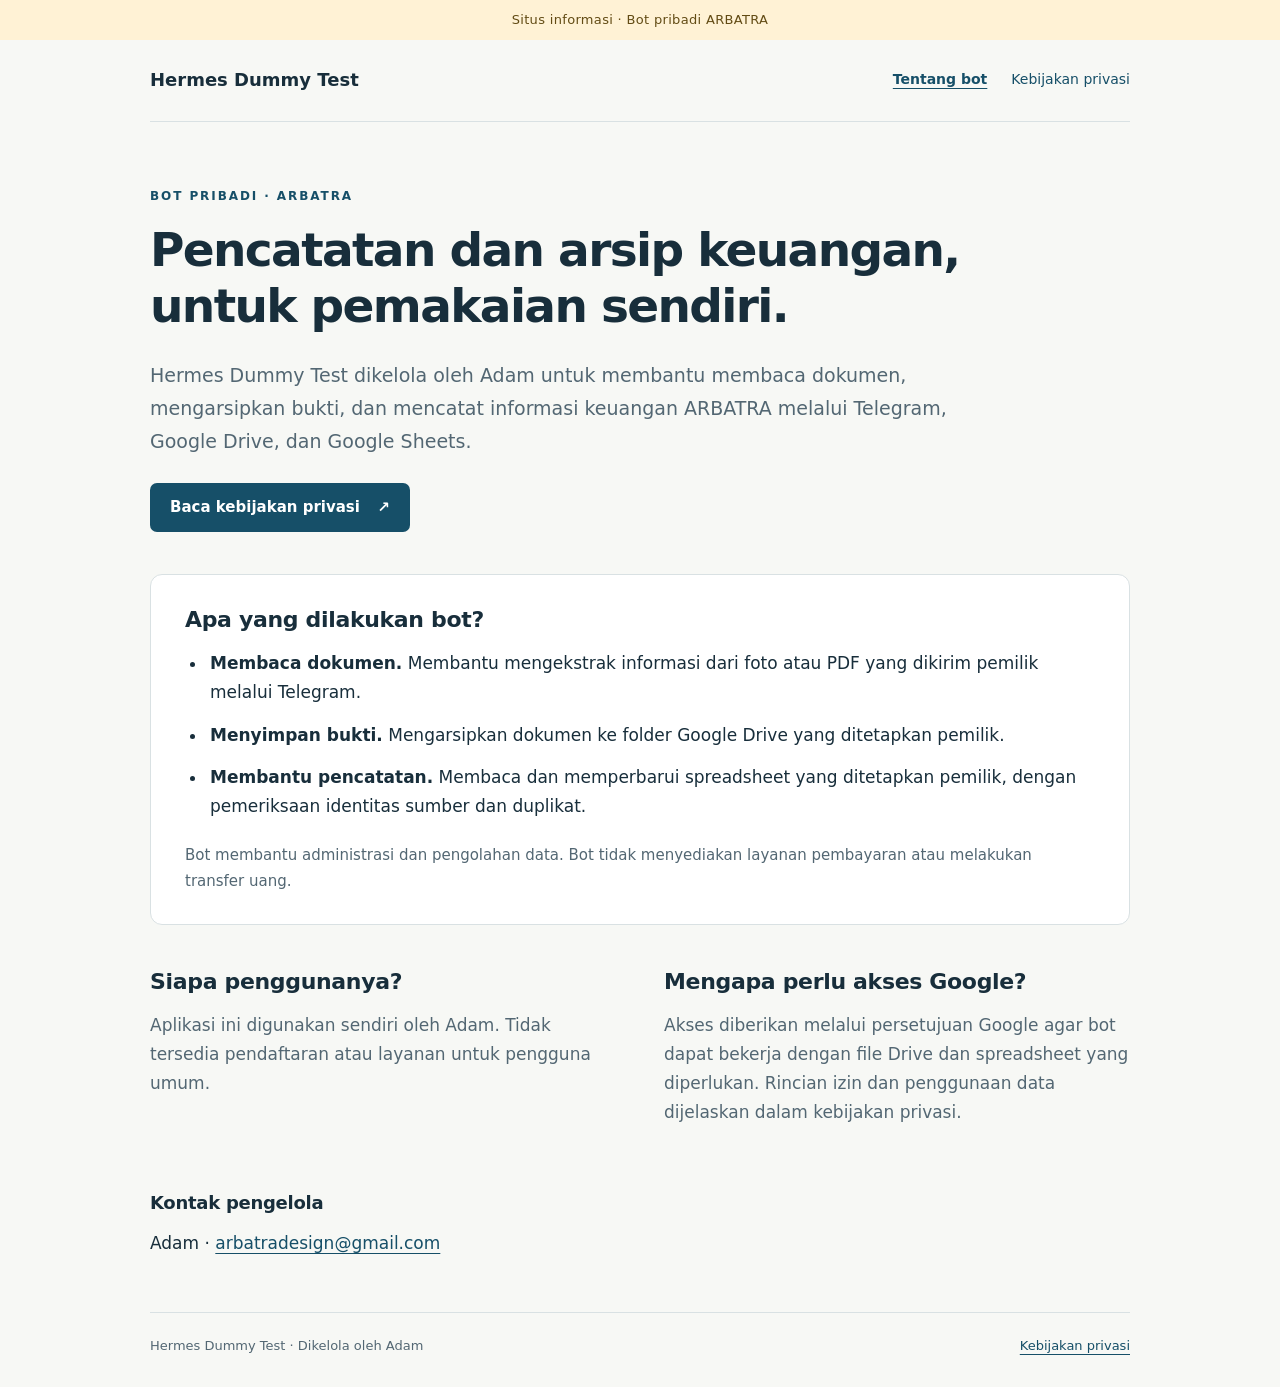
<file: index.html>
<!doctype html>
<html lang="id">
<head>
  <meta charset="utf-8">
  <meta name="viewport" content="width=device-width, initial-scale=1">
  <meta name="description" content="Informasi Hermes Dummy Test, bot pribadi Adam untuk membantu pencatatan dan pengarsipan dokumen keuangan ARBATRA.">
  <title>Hermes Dummy Test — Bot Pribadi ARBATRA</title>
  <link rel="stylesheet" href="styles.css">
</head>
<body>
  <a class="skip" href="#konten">Langsung ke isi</a>
  <div class="draft">Situs informasi · Bot pribadi ARBATRA</div>
  <header class="wrap header">
    <a class="brand" href="index.html">Hermes Dummy Test</a>
    <nav aria-label="Navigasi utama"><a href="index.html" aria-current="page">Tentang bot</a><a href="privacy.html">Kebijakan privasi</a></nav>
  </header>
  <main id="konten" class="wrap">
    <section class="hero">
      <p class="eyebrow">BOT PRIBADI · ARBATRA</p>
      <h1>Pencatatan dan arsip keuangan,<br>untuk pemakaian sendiri.</h1>
      <p class="lead">Hermes Dummy Test dikelola oleh Adam untuk membantu membaca dokumen, mengarsipkan bukti, dan mencatat informasi keuangan ARBATRA melalui Telegram, Google Drive, dan Google Sheets.</p>
      <a class="button" href="privacy.html">Baca kebijakan privasi <span aria-hidden="true">↗</span></a>
    </section>
    <section class="panel" aria-labelledby="fungsi">
      <h2 id="fungsi">Apa yang dilakukan bot?</h2>
      <ul class="features">
        <li><strong>Membaca dokumen.</strong> Membantu mengekstrak informasi dari foto atau PDF yang dikirim pemilik melalui Telegram.</li>
        <li><strong>Menyimpan bukti.</strong> Mengarsipkan dokumen ke folder Google Drive yang ditetapkan pemilik.</li>
        <li><strong>Membantu pencatatan.</strong> Membaca dan memperbarui spreadsheet yang ditetapkan pemilik, dengan pemeriksaan identitas sumber dan duplikat.</li>
      </ul>
      <p class="muted">Bot membantu administrasi dan pengolahan data. Bot tidak menyediakan layanan pembayaran atau melakukan transfer uang.</p>
    </section>
    <section class="two-col" aria-label="Pengguna dan akses">
      <div><h2>Siapa penggunanya?</h2><p>Aplikasi ini digunakan sendiri oleh Adam. Tidak tersedia pendaftaran atau layanan untuk pengguna umum.</p></div>
      <div><h2>Mengapa perlu akses Google?</h2><p>Akses diberikan melalui persetujuan Google agar bot dapat bekerja dengan file Drive dan spreadsheet yang diperlukan. Rincian izin dan penggunaan data dijelaskan dalam kebijakan privasi.</p></div>
    </section>
    <section class="contact"><h2>Kontak pengelola</h2><p>Adam · <a href="mailto:arbatradesign@gmail.com">arbatradesign@gmail.com</a></p></section>
  </main>
  <footer class="wrap footer"><span>Hermes Dummy Test · Dikelola oleh Adam</span><a href="privacy.html">Kebijakan privasi</a></footer>
</body>
</html>
</file>
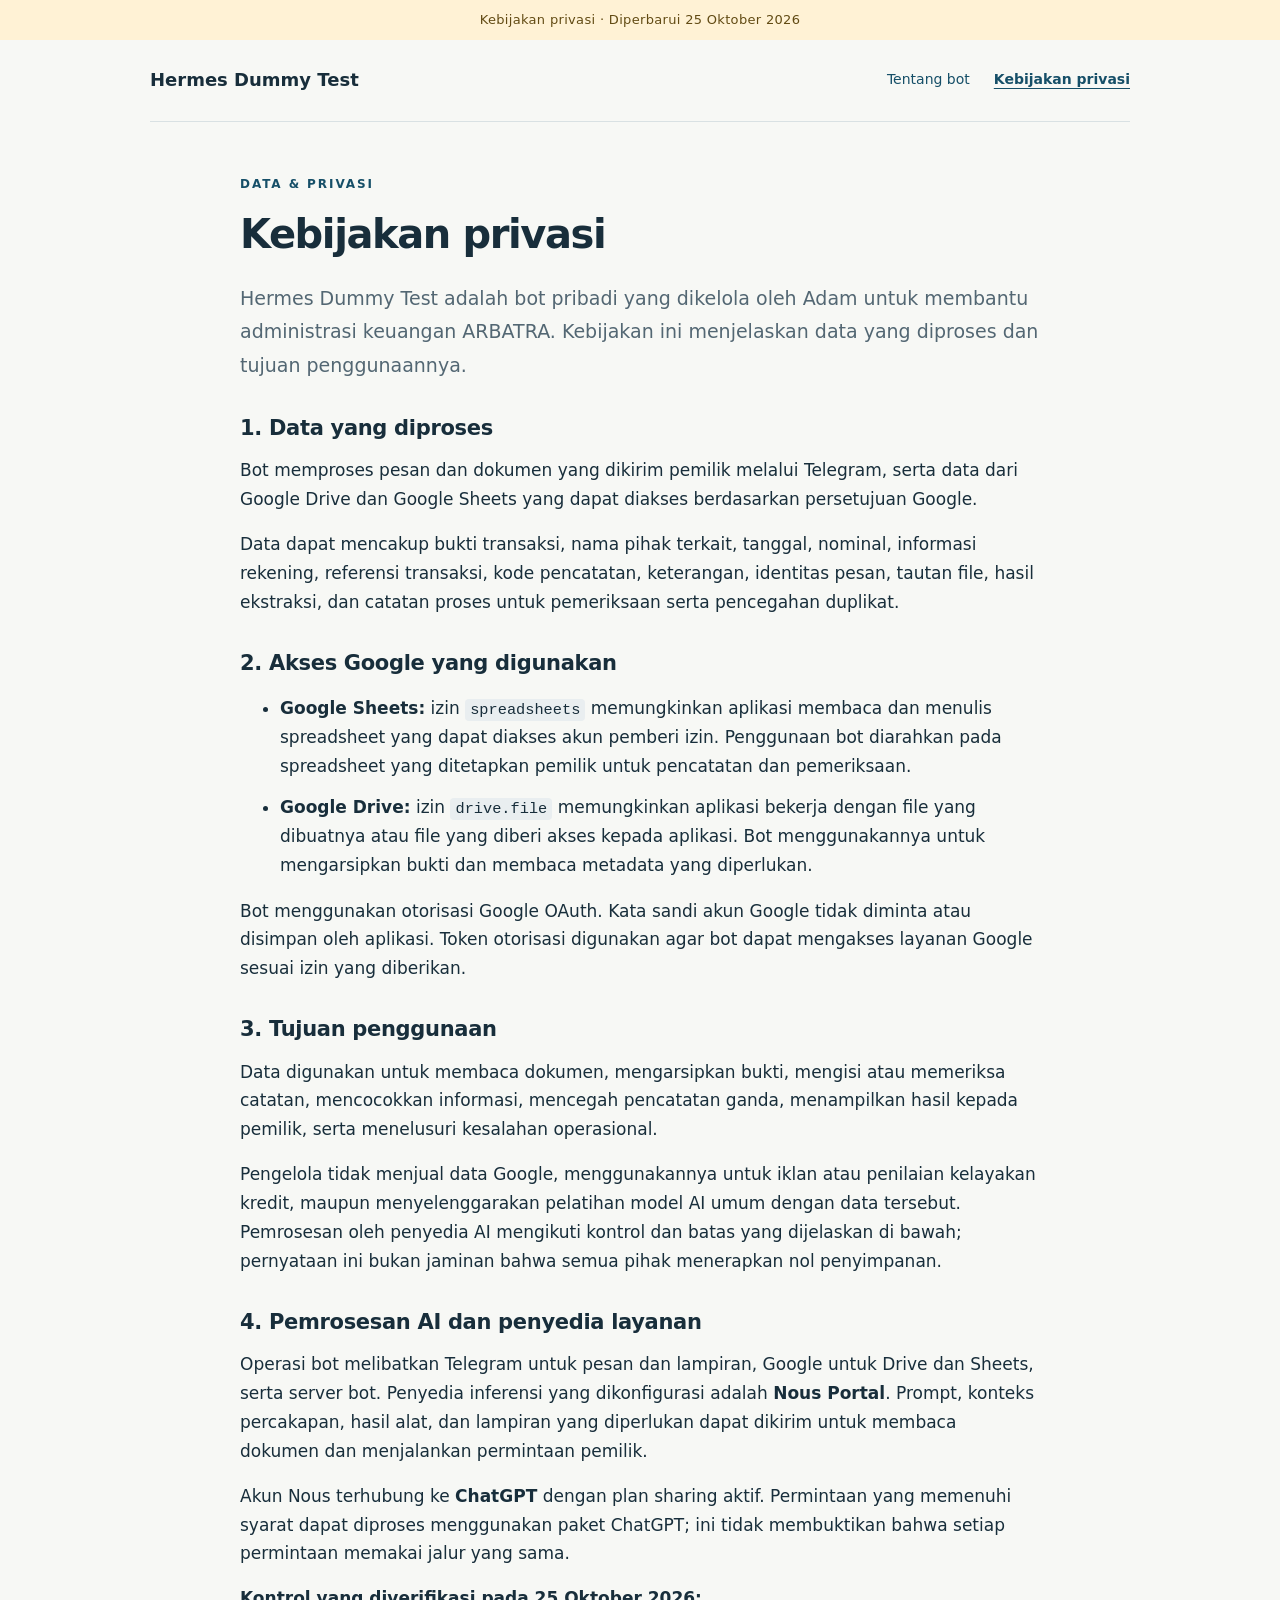
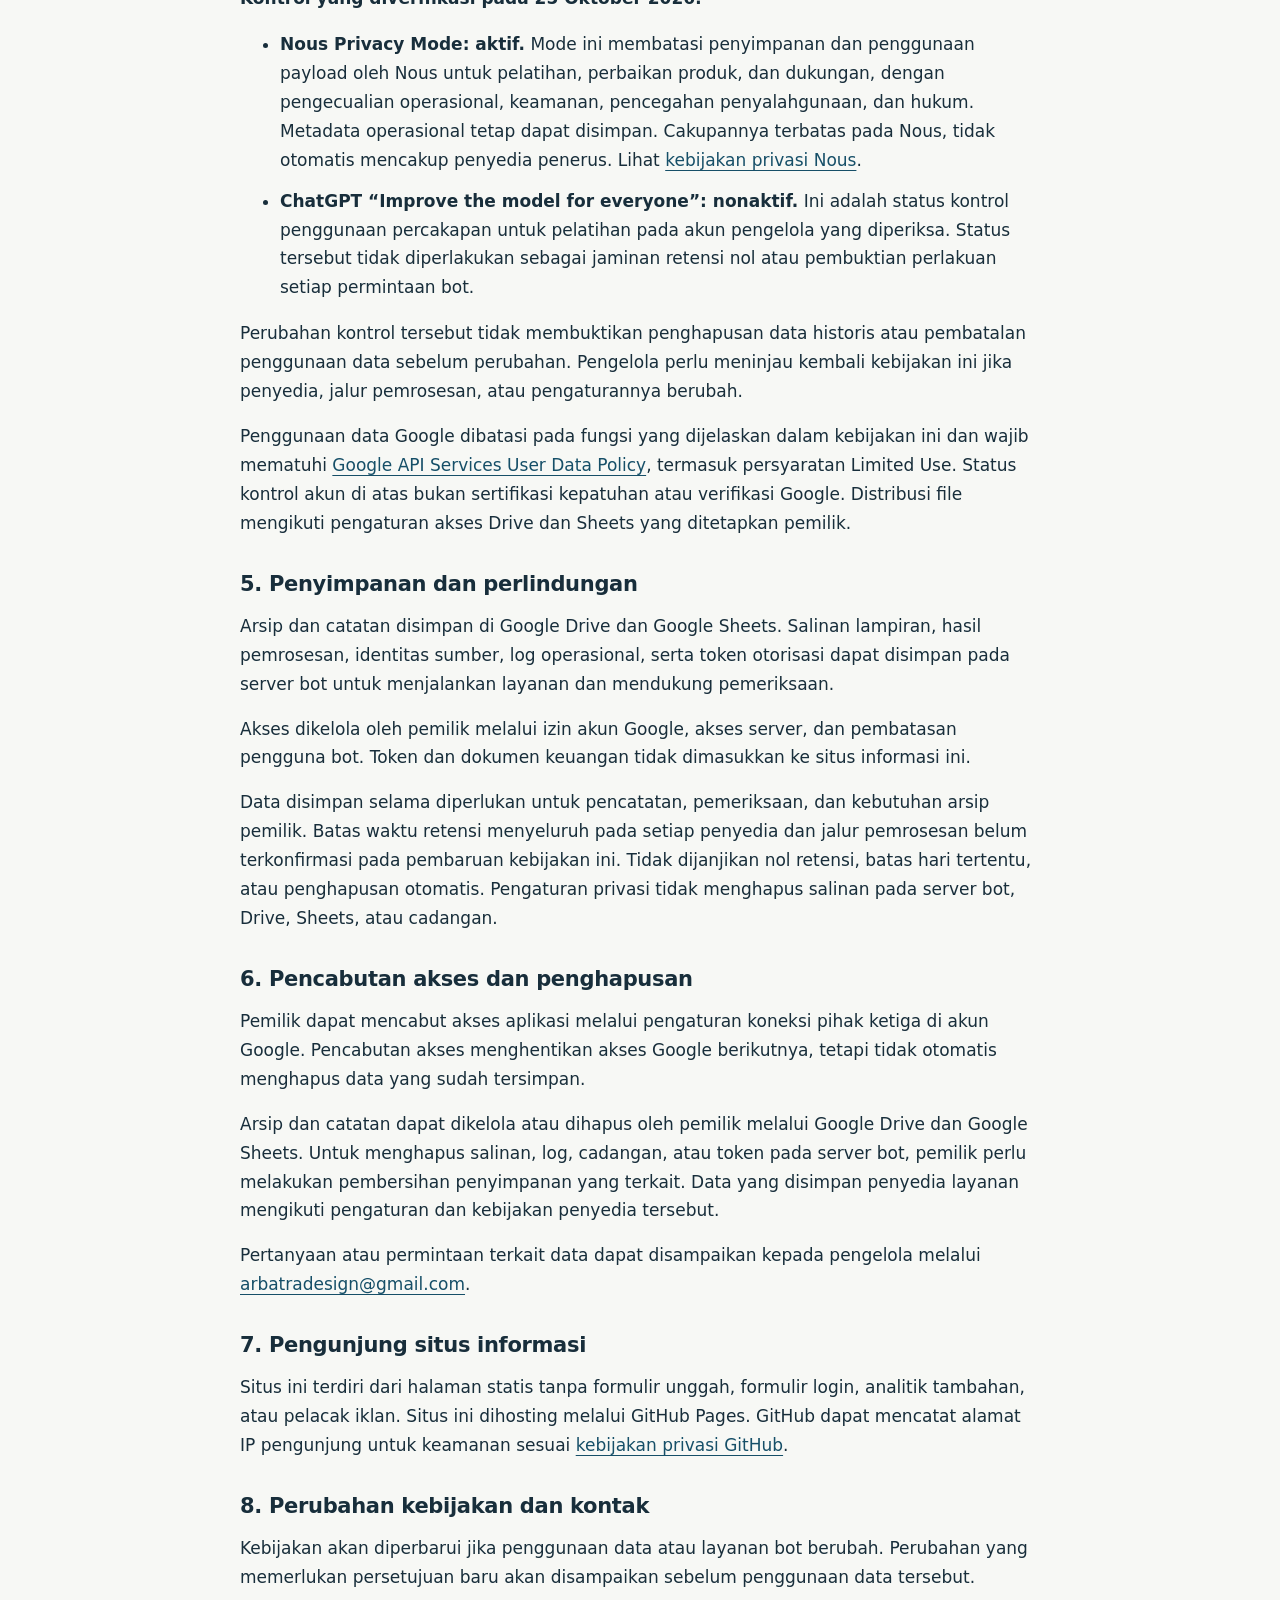
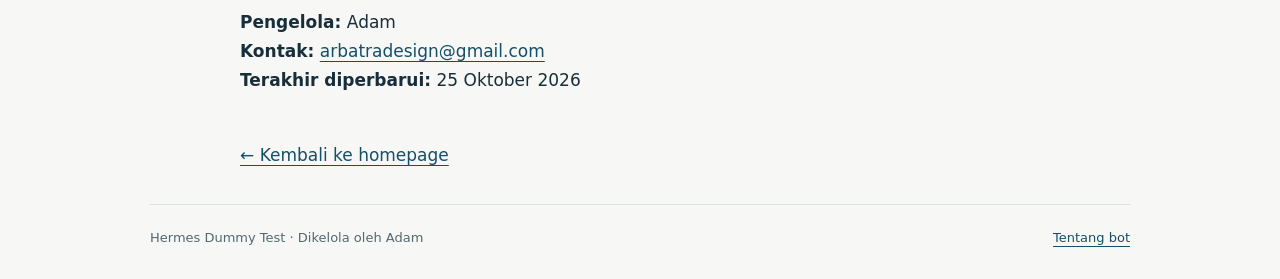
<file: privacy.html>
<!doctype html>
<html lang="id">
<head>
  <meta charset="utf-8">
  <meta name="viewport" content="width=device-width, initial-scale=1">
  <meta name="description" content="Kebijakan privasi Hermes Dummy Test, bot pribadi Adam untuk administrasi keuangan ARBATRA.">
  <title>Kebijakan Privasi — Hermes Dummy Test</title>
  <link rel="stylesheet" href="styles.css">
</head>
<body>
  <a class="skip" href="#konten">Langsung ke isi</a>
  <div class="draft">Kebijakan privasi · Diperbarui 25 Oktober 2026</div>
  <header class="wrap header">
    <a class="brand" href="index.html">Hermes Dummy Test</a>
    <nav aria-label="Navigasi utama"><a href="index.html">Tentang bot</a><a href="privacy.html" aria-current="page">Kebijakan privasi</a></nav>
  </header>
  <main id="konten" class="wrap policy">
    <p class="eyebrow">DATA &amp; PRIVASI</p>
    <h1>Kebijakan privasi</h1>
    <p class="lead">Hermes Dummy Test adalah bot pribadi yang dikelola oleh Adam untuk membantu administrasi keuangan ARBATRA. Kebijakan ini menjelaskan data yang diproses dan tujuan penggunaannya.</p>
    <section><h2>1. Data yang diproses</h2><p>Bot memproses pesan dan dokumen yang dikirim pemilik melalui Telegram, serta data dari Google Drive dan Google Sheets yang dapat diakses berdasarkan persetujuan Google.</p><p>Data dapat mencakup bukti transaksi, nama pihak terkait, tanggal, nominal, informasi rekening, referensi transaksi, kode pencatatan, keterangan, identitas pesan, tautan file, hasil ekstraksi, dan catatan proses untuk pemeriksaan serta pencegahan duplikat.</p></section>
    <section><h2>2. Akses Google yang digunakan</h2><ul><li><strong>Google Sheets:</strong> izin <code>spreadsheets</code> memungkinkan aplikasi membaca dan menulis spreadsheet yang dapat diakses akun pemberi izin. Penggunaan bot diarahkan pada spreadsheet yang ditetapkan pemilik untuk pencatatan dan pemeriksaan.</li><li><strong>Google Drive:</strong> izin <code>drive.file</code> memungkinkan aplikasi bekerja dengan file yang dibuatnya atau file yang diberi akses kepada aplikasi. Bot menggunakannya untuk mengarsipkan bukti dan membaca metadata yang diperlukan.</li></ul><p>Bot menggunakan otorisasi Google OAuth. Kata sandi akun Google tidak diminta atau disimpan oleh aplikasi. Token otorisasi digunakan agar bot dapat mengakses layanan Google sesuai izin yang diberikan.</p></section>
    <section><h2>3. Tujuan penggunaan</h2><p>Data digunakan untuk membaca dokumen, mengarsipkan bukti, mengisi atau memeriksa catatan, mencocokkan informasi, mencegah pencatatan ganda, menampilkan hasil kepada pemilik, serta menelusuri kesalahan operasional.</p><p>Pengelola tidak menjual data Google, menggunakannya untuk iklan atau penilaian kelayakan kredit, maupun menyelenggarakan pelatihan model AI umum dengan data tersebut. Pemrosesan oleh penyedia AI mengikuti kontrol dan batas yang dijelaskan di bawah; pernyataan ini bukan jaminan bahwa semua pihak menerapkan nol penyimpanan.</p></section>
    <section><h2>4. Pemrosesan AI dan penyedia layanan</h2><p>Operasi bot melibatkan Telegram untuk pesan dan lampiran, Google untuk Drive dan Sheets, serta server bot. Penyedia inferensi yang dikonfigurasi adalah <strong>Nous Portal</strong>. Prompt, konteks percakapan, hasil alat, dan lampiran yang diperlukan dapat dikirim untuk membaca dokumen dan menjalankan permintaan pemilik.</p><p>Akun Nous terhubung ke <strong>ChatGPT</strong> dengan plan sharing aktif. Permintaan yang memenuhi syarat dapat diproses menggunakan paket ChatGPT; ini tidak membuktikan bahwa setiap permintaan memakai jalur yang sama.</p><p><strong>Kontrol yang diverifikasi pada 25 Oktober 2026:</strong></p><ul><li><strong>Nous Privacy Mode: aktif.</strong> Mode ini membatasi penyimpanan dan penggunaan payload oleh Nous untuk pelatihan, perbaikan produk, dan dukungan, dengan pengecualian operasional, keamanan, pencegahan penyalahgunaan, dan hukum. Metadata operasional tetap dapat disimpan. Cakupannya terbatas pada Nous, tidak otomatis mencakup penyedia penerus. Lihat <a href="https://portal.nousresearch.com/privacy">kebijakan privasi Nous</a>.</li><li><strong>ChatGPT “Improve the model for everyone”: nonaktif.</strong> Ini adalah status kontrol penggunaan percakapan untuk pelatihan pada akun pengelola yang diperiksa. Status tersebut tidak diperlakukan sebagai jaminan retensi nol atau pembuktian perlakuan setiap permintaan bot.</li></ul><p>Perubahan kontrol tersebut tidak membuktikan penghapusan data historis atau pembatalan penggunaan data sebelum perubahan. Pengelola perlu meninjau kembali kebijakan ini jika penyedia, jalur pemrosesan, atau pengaturannya berubah.</p><p>Penggunaan data Google dibatasi pada fungsi yang dijelaskan dalam kebijakan ini dan wajib mematuhi <a href="https://developers.google.com/terms/api-services-user-data-policy">Google API Services User Data Policy</a>, termasuk persyaratan Limited Use. Status kontrol akun di atas bukan sertifikasi kepatuhan atau verifikasi Google. Distribusi file mengikuti pengaturan akses Drive dan Sheets yang ditetapkan pemilik.</p></section>
    <section><h2>5. Penyimpanan dan perlindungan</h2><p>Arsip dan catatan disimpan di Google Drive dan Google Sheets. Salinan lampiran, hasil pemrosesan, identitas sumber, log operasional, serta token otorisasi dapat disimpan pada server bot untuk menjalankan layanan dan mendukung pemeriksaan.</p><p>Akses dikelola oleh pemilik melalui izin akun Google, akses server, dan pembatasan pengguna bot. Token dan dokumen keuangan tidak dimasukkan ke situs informasi ini.</p><p>Data disimpan selama diperlukan untuk pencatatan, pemeriksaan, dan kebutuhan arsip pemilik. Batas waktu retensi menyeluruh pada setiap penyedia dan jalur pemrosesan belum terkonfirmasi pada pembaruan kebijakan ini. Tidak dijanjikan nol retensi, batas hari tertentu, atau penghapusan otomatis. Pengaturan privasi tidak menghapus salinan pada server bot, Drive, Sheets, atau cadangan.</p></section>
    <section><h2>6. Pencabutan akses dan penghapusan</h2><p>Pemilik dapat mencabut akses aplikasi melalui pengaturan koneksi pihak ketiga di akun Google. Pencabutan akses menghentikan akses Google berikutnya, tetapi tidak otomatis menghapus data yang sudah tersimpan.</p><p>Arsip dan catatan dapat dikelola atau dihapus oleh pemilik melalui Google Drive dan Google Sheets. Untuk menghapus salinan, log, cadangan, atau token pada server bot, pemilik perlu melakukan pembersihan penyimpanan yang terkait. Data yang disimpan penyedia layanan mengikuti pengaturan dan kebijakan penyedia tersebut.</p><p>Pertanyaan atau permintaan terkait data dapat disampaikan kepada pengelola melalui <a href="mailto:arbatradesign@gmail.com">arbatradesign@gmail.com</a>.</p></section>
    <section><h2>7. Pengunjung situs informasi</h2><p>Situs ini terdiri dari halaman statis tanpa formulir unggah, formulir login, analitik tambahan, atau pelacak iklan. Situs ini dihosting melalui GitHub Pages. GitHub dapat mencatat alamat IP pengunjung untuk keamanan sesuai <a href="https://docs.github.com/en/site-policy/privacy-policies/github-general-privacy-statement">kebijakan privasi GitHub</a>.</p></section>
    <section><h2>8. Perubahan kebijakan dan kontak</h2><p>Kebijakan akan diperbarui jika penggunaan data atau layanan bot berubah. Perubahan yang memerlukan persetujuan baru akan disampaikan sebelum penggunaan data tersebut.</p><p><strong>Pengelola:</strong> Adam<br><strong>Kontak:</strong> <a href="mailto:arbatradesign@gmail.com">arbatradesign@gmail.com</a><br><strong>Terakhir diperbarui:</strong> 25 Oktober 2026</p></section>
    <p class="back"><a href="index.html">← Kembali ke homepage</a></p>
  </main>
  <footer class="wrap footer"><span>Hermes Dummy Test · Dikelola oleh Adam</span><a href="index.html">Tentang bot</a></footer>
</body>
</html>
</file>
<file: styles.css>
:root{color-scheme:light;--ink:#182e3b;--muted:#536773;--blue:#164f68;--line:#d9e1e3;--paper:#f7f8f5;--white:#fff}
*{box-sizing:border-box}body{margin:0;background:var(--paper);color:var(--ink);font:17px/1.7 system-ui,-apple-system,BlinkMacSystemFont,"Segoe UI",sans-serif}a{color:var(--blue);text-underline-offset:4px}a:hover{text-decoration-thickness:2px}a:focus-visible{outline:3px solid #d6a83a;outline-offset:5px;border-radius:2px}.wrap{width:min(100% - 48px,980px);margin-inline:auto}.draft{padding:9px 24px;background:#fff2d5;color:#624b14;text-align:center;font-size:13px;letter-spacing:.025em}.header{display:flex;justify-content:space-between;align-items:center;gap:24px;padding-block:25px;border-bottom:1px solid var(--line)}.brand{font-size:18px;font-weight:750;color:var(--ink);text-decoration:none}nav{display:flex;gap:24px;font-size:14px}nav a{text-decoration:none}nav a[aria-current]{text-decoration:underline;font-weight:650}.hero{padding:64px 0 42px}.eyebrow{font-size:12px;letter-spacing:.16em;font-weight:750;color:var(--blue);margin:0 0 16px}h1{font-size:clamp(31px,4.5vw,47px);line-height:1.2;letter-spacing:-.035em;margin:0 0 24px;font-weight:700}h2{font-size:22px;line-height:1.35;letter-spacing:-.015em;margin:0 0 14px}p{margin:0 0 16px}.lead{font-size:19px;line-height:1.75;max-width:800px;color:var(--muted)}.button{display:inline-block;background:var(--blue);color:white;padding:12px 20px;border-radius:7px;margin-top:8px;font-size:15px;font-weight:650;text-decoration:none}.button span{margin-left:12px}.panel{background:var(--white);border:1px solid var(--line);border-radius:12px;padding:30px 34px}.features{margin:0 0 22px;padding-left:22px}.features li{padding-left:3px;margin-bottom:14px}.muted{color:var(--muted);font-size:15px;margin:0}.two-col{display:grid;grid-template-columns:1fr 1fr;gap:48px;padding:42px 0 24px}.two-col p{color:var(--muted)}.contact{padding:24px 0 38px}.contact h2{font-size:18px}.footer{border-top:1px solid var(--line);padding-block:22px 30px;display:flex;justify-content:space-between;gap:20px;color:var(--muted);font-size:13px}.policy{max-width:800px;padding-top:52px}.policy h1{font-size:40px}.policy section{margin-top:32px}.policy section h2{font-size:21px}.policy li{margin-bottom:12px}.policy code{font-size:.9em;background:#e9eef0;padding:2px 5px;border-radius:4px;overflow-wrap:anywhere}.back{padding-block:30px 18px}.skip{position:absolute;left:16px;top:-90px;padding:8px 14px;background:var(--white);z-index:2}.skip:focus{top:12px}
@media(max-width:640px){.wrap{width:calc(100% - 36px)}.draft{padding-inline:18px;font-size:12px}.header{align-items:flex-start;flex-direction:column;gap:12px;padding-block:20px}nav{gap:22px}.hero{padding-top:38px}h1 br{display:none}.lead{font-size:17px}.panel{padding:24px}.two-col{grid-template-columns:1fr;gap:18px;padding-top:30px}.contact{padding-bottom:25px}.footer{flex-direction:column;gap:6px}.policy{padding-top:36px}.policy h1{font-size:34px}body{font-size:16px}}
</file>
